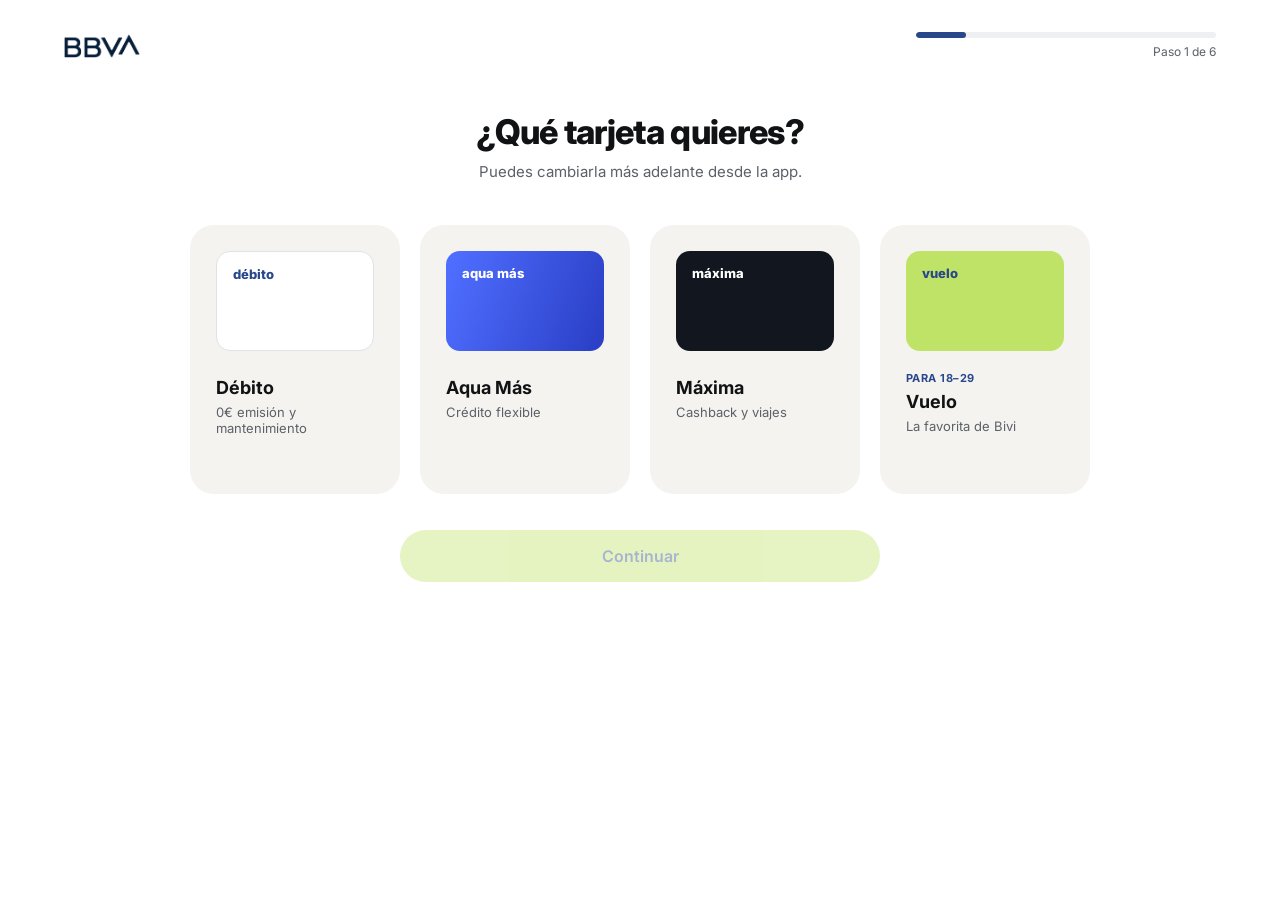
<file: abrir-cuenta-flow.html>
<!doctype html>
<html lang="es">
<head>
<meta charset="UTF-8">
<meta name="viewport" content="width=device-width, initial-scale=1">
<title>Abrir cuenta — BBVA</title>
<link rel="preconnect" href="https://fonts.googleapis.com">
<link href="https://fonts.googleapis.com/css2?family=Inter:wght@300;400;500;600;700;800&display=swap" rel="stylesheet">
<link rel="stylesheet" href="css/styles.css">
<link rel="stylesheet" href="css/wizard.css">
</head>
<body class="wizard-body">

<div class="wizard-top">
  <a href="index.html" class="logo"><img src="assets/logos/bbva-logo.png" alt="BBVA" class="logo-img"></a>
  <a href="#" class="wizard-back" id="wizardBack">← Atrás</a>
  <div class="wizard-progress">
    <div class="wizard-track"><div class="wizard-fill" id="wizardFill"></div></div>
    <div class="wizard-label" id="wizardLabel">Paso 1 de 6</div>
  </div>
</div>

<div class="wizard-stage">

  <!-- STEP 1 : tarjeta -->
  <section class="wizard-step active" data-step="1">
    <h2>¿Qué tarjeta quieres?</h2>
    <p class="sub">Puedes cambiarla más adelante desde la app.</p>
    <div class="card-tiles">
      <div class="card-tile" data-card="debito">
        <div class="swatch" style="background:#fff;border:1px solid var(--border);"><span class="name" style="color:var(--navy);">débito</span></div>
        <div class="title">Débito</div>
        <div class="desc">0€ emisión y mantenimiento</div>
        <div class="check">✓ Seleccionada</div>
      </div>
      <div class="card-tile" data-card="aquamas">
        <div class="swatch" style="background:linear-gradient(110deg,#4f6eff 4%,#2b40c7 95%);"><span class="name" style="color:#fff;">aqua más</span></div>
        <div class="title">Aqua Más</div>
        <div class="desc">Crédito flexible</div>
        <div class="check">✓ Seleccionada</div>
      </div>
      <div class="card-tile" data-card="maxima">
        <div class="swatch" style="background:#12171f;"><span class="name" style="color:#fff;">máxima</span></div>
        <div class="title">Máxima</div>
        <div class="desc">Cashback y viajes</div>
        <div class="check">✓ Seleccionada</div>
      </div>
      <div class="card-tile" data-card="vuelo">
        <div class="swatch" style="background:var(--lime);"><span class="name" style="color:var(--navy);">vuelo</span></div>
        <div class="tag">Para 18–29</div>
        <div class="title">Vuelo</div>
        <div class="desc">La favorita de Bivi</div>
        <div class="check">✓ Seleccionada</div>
      </div>
    </div>
    <div class="wizard-actions">
      <button class="btn btn-primary btn-lg btn-block btn-disabled" id="step1Continue">Continuar</button>
    </div>
  </section>

  <!-- STEP 2 : datos -->
  <section class="wizard-step" data-step="2">
    <div class="wizard-card">
      <h2 style="font-size:28px;text-align:left;">Cuéntanos quién eres</h2>
      <p class="sub" style="text-align:left;">Solo lo básico para crear tu cuenta.</p>
      <form id="formDatos" style="margin-top:28px;">
        <div class="field">
          <label>Nombre completo</label>
          <input type="text" placeholder="Ej. Marta Gómez" required>
        </div>
        <div class="field" id="birthdateField">
          <label>Fecha de nacimiento</label>
          <input type="date" id="birthdate" required>
          <p class="hint" id="birthdateHint" style="display:none;"></p>
        </div>
        <div class="field">
          <label>Email</label>
          <input type="email" placeholder="tu@email.com" required>
        </div>
        <div class="field">
          <label>Teléfono</label>
          <input type="tel" placeholder="+34" required>
        </div>
        <div class="check-row">
          <input type="checkbox" id="terms" required>
          <label for="terms">Acepto los Términos y Condiciones y he leído la Política de Privacidad de BBVA.</label>
        </div>
        <div class="check-row">
          <input type="checkbox" id="marketing">
          <label for="marketing">Quiero recibir ofertas y novedades de BBVA (opcional).</label>
        </div>
        <p class="hint">Cuenta protegida por el Fondo de Garantía de Depósitos hasta 100.000 €. Puedes desistir sin coste en los primeros 14 días. Debes ser mayor de edad.</p>
        <button type="submit" class="btn btn-primary btn-lg btn-block" style="margin-top:20px;">Continuar</button>
      </form>
    </div>
  </section>

  <!-- STEP 3 : contraseña -->
  <section class="wizard-step" data-step="3">
    <div class="wizard-card">
      <h2 style="font-size:28px;text-align:left;">Crea tu contraseña</h2>
      <p class="sub" style="text-align:left;">La usarás para entrar a la app.</p>
      <form id="formPass" style="margin-top:28px;">
        <div class="field" id="pwField">
          <label>Contraseña</label>
          <input type="password" id="pw1" placeholder="Mínimo 8 caracteres" minlength="8" required>
        </div>
        <div class="field" id="pw2Field">
          <label>Repite tu contraseña</label>
          <input type="password" id="pw2" placeholder="Vuelve a escribirla" required>
          <p class="hint" id="pwHint">Usa mayúsculas, minúsculas y números para más seguridad.</p>
        </div>
        <button type="submit" class="btn btn-primary btn-lg btn-block">Continuar</button>
      </form>
    </div>
  </section>

  <!-- STEP 4 : DNI -->
  <section class="wizard-step" data-step="4">
    <h2>Foto de tu DNI</h2>
    <p class="sub">Encuadra el anverso dentro del marco. Sin reflejos.</p>
    <div class="camera-screen">
      <div class="camera-flash" id="flashDni"></div>
      <div class="camera-frame"><div class="fake-doc"></div></div>
      <button class="shutter" id="shutterDni" aria-label="Capturar"></button>
      <div class="capture-check" id="checkDni"><div class="tick">✓</div><p>DNI capturado correctamente</p></div>
    </div>
    <div class="wizard-actions">
      <button class="btn btn-primary btn-lg btn-block btn-disabled" id="step4Continue">Continuar</button>
    </div>
  </section>

  <!-- STEP 5 : selfie -->
  <section class="wizard-step" data-step="5">
    <h2>Ahora, una selfie</h2>
    <p class="sub">Gira la cabeza lentamente y parpadea cuando te lo pidamos.</p>
    <div class="camera-screen">
      <div class="camera-flash" id="flashSelfie"></div>
      <div class="camera-frame round"></div>
      <p class="camera-hint">Centra tu rostro en el círculo</p>
      <button class="shutter" id="shutterSelfie" aria-label="Capturar"></button>
      <div class="capture-check" id="checkSelfie"><div class="tick">✓</div><p>Selfie capturada correctamente</p></div>
    </div>
    <div class="wizard-actions">
      <button class="btn btn-primary btn-lg btn-block btn-disabled" id="step5Continue">Continuar</button>
    </div>
  </section>

  <!-- STEP 6 : verificando -->
  <section class="wizard-step" data-step="6">
    <div class="verify-wrap">
      <div class="verify-ring">
        <div class="verify-avatar"><div data-bivi data-bivi-size="100"></div></div>
      </div>
      <h2 style="margin-top:36px;font-size:26px;">Verificando tu identidad...</h2>
      <p class="sub">Esto tarda unos segundos. No cierres esta ventana.</p>
    </div>
  </section>

  <!-- STEP 7 : confirmación -->
  <section class="wizard-step" data-step="7">
    <div class="wizard-card center" style="text-align:center;">
      <div class="confirm-avatar"><div data-bivi data-bivi-size="100" class="bivi-float"></div></div>
      <h2 style="font-size:28px;margin-top:24px;">¡Ya eres BBVA!</h2>
      <p class="sub">Tu cuenta ya está activa. Pide tu tarjeta física cuando quieras, o empieza a usar la virtual ahora mismo.</p>
      <div class="wizard-actions">
        <a href="descargar-app.html" class="btn btn-primary btn-lg btn-block">Descargar la app</a>
        <a href="planes.html" class="btn btn-outline btn-lg btn-block">Ver mis planes de tarjeta</a>
        <a href="index.html" class="link-underline center" style="margin-top:6px;">Ir a mi cuenta</a>
      </div>
    </div>
  </section>

</div>

<script src="js/bivi.js"></script>
<script src="js/wizard.js"></script>
</body>
</html>
</file>
<file: css/styles.css>
/* ==========================================================================
   Rebank / BBVA landing — design tokens + base system
   Extracted from Figma (Rebank Landing Page)
   ========================================================================== */

:root{
  /* colors */
  --navy:#29488b;
  --navy-deep:#1b3266;
  --ink:#111214;
  --ink-soft:#3a3f45;
  --body:#5b6169;
  --muted:#8c8f99;
  --lime:#bfe366;
  --lime-deep:#a9d94f;
  --cream:#f5f3ef;
  --mist:#eef1f3;
  --hairline:#eef0f2;
  --border:#dfe2e6;
  --border-warm:#e4e1d8;
  --footer-bg:#0c0d10;
  --footer-border:#212226;
  --footer-muted:#9a9ea5;
  --footer-text:#dcdde0;
  --success:#16a34a;
  --danger:#c83c3c;
  --star:#ff8a00;
  --white:#ffffff;

  /* type */
  --font: "Inter", -apple-system, BlinkMacSystemFont, "Segoe UI", sans-serif;

  /* radii */
  --r-pill:100px;
  --r-xl:40px;
  --r-lg:32px;
  --r-md:28px;
  --r-sm:16px;
  --r-xs:10px;

  /* shadows */
  --shadow-soft:0 20px 60px rgba(0,0,0,.08);
  --shadow-card:0 16px 40px rgba(0,0,0,.08);

  --container:1192px;
  --nav-h:106px;
}

*,*::before,*::after{ box-sizing:border-box; }
html{ scroll-behavior:auto; }
body{
  margin:0;
  font-family:var(--font);
  color:var(--ink);
  background:var(--white);
  -webkit-font-smoothing:antialiased;
  overflow-x:hidden;
}
img{ max-width:100%; display:block; }
a{ color:inherit; text-decoration:none; }
ul{ margin:0; padding:0; list-style:none; }
button{ font-family:inherit; cursor:pointer; }
input{ font-family:inherit; }

.wrap{
  max-width:var(--container);
  margin:0 auto;
  padding:0 24px;
}

/* Lenis smooth scroll helper */
html.lenis, html.lenis body{ height:auto; }
.lenis.lenis-smooth{ scroll-behavior:auto; }
.lenis.lenis-stopped{ overflow:hidden; }

/* ==========================================================================
   Typography
   ========================================================================== */
h1,h2,h3,h4,p{ margin:0; }
.eyebrow{
  font-weight:600;
  font-size:12px;
  letter-spacing:.06em;
  text-transform:uppercase;
  color:var(--navy);
}
.h-hero{
  font-weight:700;
  font-size:clamp(34px,4.5vw,52px);
  line-height:1.05;
  letter-spacing:-.03em;
  color:var(--ink);
}
.h-hero-xl{
  font-size:clamp(40px,6vw,68px);
}
.h-section{
  font-weight:700;
  font-size:clamp(28px,3.4vw,38px);
  line-height:1.12;
  letter-spacing:-.02em;
  color:var(--ink);
}
.h-card{
  font-weight:700;
  font-size:22px;
  letter-spacing:-.01em;
}
.lead{
  font-size:17px;
  line-height:1.55;
  color:var(--body);
}
.muted{ color:var(--body); }
.center{ text-align:center; }

/* ==========================================================================
   Buttons
   ========================================================================== */
.btn{
  display:inline-flex;
  align-items:center;
  justify-content:center;
  gap:8px;
  border-radius:var(--r-pill);
  font-weight:600;
  font-size:15px;
  padding:14px 26px;
  border:none;
  transition:transform .25s cubic-bezier(.22,1,.36,1), box-shadow .25s ease, background .25s ease;
  white-space:nowrap;
}
.btn:active{ transform:scale(.97); }
.btn-primary{ background:var(--lime); color:var(--navy); }
.btn-primary:hover{ background:var(--lime-deep); transform:translateY(-2px); box-shadow:0 10px 24px rgba(191,227,102,.45); }
.btn-outline{ background:var(--white); color:var(--navy); border:1.5px solid var(--navy); }
.btn-outline:hover{ background:var(--navy); color:var(--white); transform:translateY(-2px); }
.btn-ghost{ background:var(--cream); color:#000; font-weight:300; }
.btn-dark{ background:var(--ink); color:var(--white); }
.btn-lg{ padding:16px 34px; font-size:16px; }
.btn-block{ width:100%; }
.link-underline{ text-decoration:underline; font-weight:600; color:var(--navy); }

/* ==========================================================================
   Nav
   ========================================================================== */
.site-nav{
  position:sticky; top:0; z-index:100;
  height:var(--nav-h);
  background:rgba(255,255,255,.86);
  backdrop-filter:blur(10px);
  border-bottom:1px solid var(--hairline);
  display:flex; align-items:center;
  transition:box-shadow .3s ease;
}
.site-nav.is-scrolled{ box-shadow:0 8px 24px rgba(17,18,20,.06); }
.site-nav .wrap{ width:100%; display:flex; align-items:center; justify-content:space-between; }
.logo{
  font-weight:800; font-size:20px; letter-spacing:-.02em; color:var(--navy);
  display:flex; align-items:center; gap:8px;
}
.logo-img{ height:24px; width:auto; display:block; }
.footer-brand .logo-img{ height:22px; }
.nav-links{ display:flex; gap:32px; font-size:15px; font-weight:500; color:var(--ink); }
.nav-links a{ position:relative; padding:4px 0; }
.nav-links a.active{ color:var(--navy); font-weight:600; }
.nav-links a::after{
  content:""; position:absolute; left:0; bottom:-4px; width:0; height:2px; background:var(--navy);
  transition:width .25s ease;
}
.nav-links a:hover::after,.nav-links a.active::after{ width:100%; }
.nav-actions{ display:flex; align-items:center; gap:12px; }

/* Header search (lupa) */
.nav-search{ position:relative; display:flex; align-items:center; }
.nav-search-btn{
  width:38px; height:38px; border-radius:50%; border:none; background:transparent;
  display:flex; align-items:center; justify-content:center; color:var(--ink);
  transition:background .2s ease;
}
.nav-search-btn:hover{ background:var(--mist); }
.nav-search-btn svg{ width:19px; height:19px; }
.nav-search-form{
  position:absolute; right:0; top:calc(100% + 10px);
  background:var(--white); border-radius:100px; box-shadow:0 16px 40px rgba(17,18,20,.14);
  border:1px solid var(--hairline); display:flex; align-items:center; padding:6px 6px 6px 18px; gap:8px;
  width:0; opacity:0; overflow:hidden; pointer-events:none;
  transition:width .3s cubic-bezier(.22,1,.36,1), opacity .2s ease;
}
.nav-search.open .nav-search-form{ width:280px; opacity:1; pointer-events:auto; }
.nav-search-form input{ flex:1; border:none; outline:none; font-size:14px; background:transparent; min-width:0; }
.nav-search-form button{ background:var(--navy); color:#fff; border:none; border-radius:50%; width:30px; height:30px; flex-shrink:0; display:flex; align-items:center; justify-content:center; }

/* Mobile hamburger + dropdown (injected by main.js) */
.nav-burger{
  display:none; width:40px; height:40px; border-radius:12px; border:none; background:transparent;
  align-items:center; justify-content:center; flex-direction:column; gap:5px;
}
.nav-burger span{ width:20px; height:2px; background:var(--ink); border-radius:2px; transition:transform .25s ease, opacity .25s ease; }
.nav-burger.is-open span:nth-child(1){ transform:translateY(7px) rotate(45deg); }
.nav-burger.is-open span:nth-child(2){ opacity:0; }
.nav-burger.is-open span:nth-child(3){ transform:translateY(-7px) rotate(-45deg); }
.nav-mobile-panel{
  position:absolute; top:100%; left:0; right:0; background:var(--white); border-bottom:1px solid var(--hairline);
  box-shadow:0 20px 40px rgba(17,18,20,.08); padding:18px 24px 26px; display:flex; flex-direction:column; gap:4px;
  max-height:0; overflow:hidden; opacity:0; transition:max-height .35s ease, opacity .3s ease;
}
.nav-mobile-panel a{ padding:12px 4px; font-size:15px; font-weight:500; border-bottom:1px solid var(--hairline); }
.nav-mobile-panel .nav-mobile-actions{ display:flex; flex-direction:column; gap:10px; margin-top:14px; }
.site-nav.mobile-open .nav-mobile-panel{ max-height:520px; opacity:1; }

.btn-ghost-icon{ display:none; width:18px; height:18px; flex-shrink:0; }
@media (max-width:900px){
  .nav-links{ display:none; }
  .nav-burger{ display:flex; }
  .nav-actions .btn-ghost{
    width:40px; height:40px; padding:0; border-radius:50%;
    display:flex; align-items:center; justify-content:center; flex-shrink:0;
  }
  .nav-actions .btn-ghost .btn-label{ display:none; }
  .nav-actions .btn-ghost .btn-ghost-icon{ display:block; }
}
@media (min-width:901px){
  .nav-mobile-panel{ display:none; }
}

/* Cookie consent banner */
.cookie-banner{
  position:fixed; left:20px; right:20px; bottom:20px; z-index:1200;
  max-width:640px; margin:0 auto;
  background:var(--ink); color:#fff; border-radius:24px; padding:24px 28px;
  box-shadow:0 24px 60px rgba(0,0,0,.28);
  display:flex; flex-wrap:wrap; align-items:center; gap:18px;
  transform:translateY(140%); transition:transform .5s cubic-bezier(.22,1,.36,1);
}
.cookie-banner.show{ transform:translateY(0); }
.cookie-banner p{ flex:1; min-width:220px; font-size:13.5px; line-height:1.5; color:#d7d8db; margin:0; }
.cookie-banner .cookie-actions{ display:flex; gap:10px; flex-wrap:wrap; }
.cookie-banner .btn-outline{ background:transparent; border-color:#3a3d44; color:#fff; }
.cookie-banner .btn-outline:hover{ background:#1c1d22; color:#fff; }

/* Scroll-down cue */
.scroll-cue{
  display:flex; flex-direction:column; align-items:center; gap:6px;
  margin-top:48px; opacity:.55; transition:opacity .4s ease;
  font-size:11px; letter-spacing:.08em; text-transform:uppercase; color:var(--body);
}
.scroll-cue.is-hidden{ opacity:0; pointer-events:none; }
.scroll-cue .chev{
  width:22px; height:22px; border-right:2px solid var(--navy); border-bottom:2px solid var(--navy);
  transform:rotate(45deg); animation:scroll-cue-bounce 1.6s ease-in-out infinite;
}
@keyframes scroll-cue-bounce{
  0%,100%{ transform:rotate(45deg) translate(0,0); }
  50%{ transform:rotate(45deg) translate(6px,6px); }
}

/* Footer links with no real destination yet: shown as static labels, not fake buttons */
.footer-static{ display:block; font-size:15px; padding:6px 0; cursor:default !important; }
.footer-static:hover{ color:var(--footer-text) !important; }

/* Footer social icon (Instagram only) */
.footer-social{
  display:inline-flex; align-items:center; justify-content:center;
  width:38px; height:38px; border-radius:50%;
  background:#1a1b20; color:var(--footer-text);
  margin-top:4px; transition:background .2s ease, color .2s ease, transform .2s ease;
}
.footer-social:hover{ background:var(--lime); color:var(--navy); transform:translateY(-2px); }
.footer-social svg{ width:18px; height:18px; display:block; }

/* ==========================================================================
   Layout helpers
   ========================================================================== */
.section{ padding:100px 0; }
.section-tight{ padding:60px 0; }
.section-dark{ background:var(--footer-bg); color:var(--white); }
.section-navy{ background:var(--navy); color:var(--white); }
.section-cream{ background:var(--cream); }
.section-mist{ background:var(--mist); }

.hero-card{
  background:var(--cream);
  border-radius:var(--r-xl);
  padding:64px;
  position:relative;
  overflow:hidden;
}
.grid-2{ display:grid; grid-template-columns:1fr 1fr; gap:48px; align-items:center; }

/* Sticky visual: pins in place while a taller sibling column scrolls past it */
.sticky-visual{ position:sticky; top:130px; }
@media (max-width:980px){
  .sticky-visual{ position:static; }
}
.grid-3{ display:grid; grid-template-columns:repeat(3,1fr); gap:24px; }
.grid-4{ display:grid; grid-template-columns:repeat(4,1fr); gap:20px; }
@media (max-width:980px){
  .grid-2{ grid-template-columns:1fr; }
  .grid-3{ grid-template-columns:1fr; }
  .grid-4{ grid-template-columns:repeat(2,1fr); }
  .hero-card{ padding:40px 24px; }
}

/* Cards */
.card{
  background:var(--cream);
  border-radius:var(--r-md);
  padding:40px;
  color:var(--ink);
}
.card-white{ background:var(--white); box-shadow:var(--shadow-card); color:var(--ink); }
.card-navy{ background:var(--navy); color:var(--white); }
.card-dark{ background:#14151a; color:var(--white); }
.card-lime{ background:var(--lime); color:var(--navy); }
.card-num{ font-weight:800; font-size:40px; color:var(--navy); letter-spacing:-.02em; }
.card-lime .card-num{ color:var(--navy); }

.pill-tag{
  display:inline-flex; align-items:center; gap:6px;
  background:var(--white); border:1px solid var(--border);
  border-radius:var(--r-pill); padding:5px 12px; font-size:11px; font-weight:600; color:var(--navy);
}

/* Reveal-on-scroll base state (JS adds .is-visible) */
.reveal{ opacity:0; transform:translateY(36px); }
.reveal.is-visible{ animation:reveal-in .9s cubic-bezier(.22,1,.36,1) forwards; }
@keyframes reveal-in{
  to{ opacity:1; transform:translateY(0); }
}
.reveal-scale{ opacity:0; transform:scale(.92); }
.reveal-scale.is-visible{ animation:reveal-scale-in .8s cubic-bezier(.22,1,.36,1) forwards; }
@keyframes reveal-scale-in{ to{ opacity:1; transform:scale(1); } }

/* ==========================================================================
   Testimonials / FAQ / misc components shared across pages
   ========================================================================== */
.faq-item{
  background:var(--cream);
  border-radius:var(--r-sm);
  padding:24px 28px;
  cursor:pointer;
  overflow:hidden;
  color:var(--ink);
}
.faq-item + .faq-item{ margin-top:12px; }
.faq-q{ display:flex; align-items:center; justify-content:space-between; font-weight:600; font-size:16px; color:var(--ink); }
.faq-q .chevron{ transition:transform .3s ease; color:var(--body); font-size:20px; }
.faq-item.open .chevron{ transform:rotate(180deg); }
.faq-a{
  max-height:0; overflow:hidden; transition:max-height .35s ease, opacity .3s ease, margin-top .3s ease;
  opacity:0; color:var(--body); font-size:14px; line-height:1.6;
}
.faq-item.open .faq-a{ max-height:200px; opacity:1; margin-top:14px; }

.stat-track{ height:16px; background:#2a2c33; border-radius:100px; overflow:hidden; }
.stat-fill{ height:100%; background:var(--lime); border-radius:100px; transition:width 1.2s cubic-bezier(.22,1,.36,1); }

/* ==========================================================================
   Footer
   ========================================================================== */
.site-footer{
  background:var(--footer-bg);
  border-radius:var(--r-xl);
  margin:40px 24px 24px;
  padding:64px 0 0;
  color:var(--footer-text);
}
.footer-top{ display:flex; flex-wrap:wrap; gap:48px; justify-content:space-between; padding-bottom:48px; }
.footer-brand{ max-width:320px; }
.footer-brand p{ color:var(--footer-muted); font-size:14px; line-height:1.6; margin:16px 0 20px; }
.footer-col h4{ font-size:12px; letter-spacing:.04em; color:var(--footer-muted); font-weight:600; margin-bottom:16px; text-transform:uppercase; }
.footer-col a{ display:block; font-size:15px; color:var(--footer-text); padding:6px 0; transition:color .2s ease; }
.footer-col a:hover{ color:var(--lime); }
.footer-cols{ display:flex; gap:56px; flex-wrap:wrap; }
.footer-bottom{
  border-top:1px solid var(--footer-border);
  padding:24px;
  margin:0 -24px;
  display:flex; justify-content:space-between; font-size:13px; color:var(--footer-muted);
}
.rating-line{ display:flex; flex-direction:column; gap:2px; font-size:13px; }
.rating-line .stars{ color:var(--star); }

/* ==========================================================================
   Bivi mascot
   ========================================================================== */
.bivi{
  display:block; transform-origin:50% 100%;
  animation:bivi-bob 3.6s ease-in-out infinite;
  filter:drop-shadow(0 10px 16px rgba(17,18,20,.12));
}
.bivi.bivi-float{ animation:bivi-float 5s ease-in-out infinite; }

/* percentage-based transforms so the same animation scales from a 18px
   chat icon up to a 220px hero illustration without looking janky */
@keyframes bivi-bob{
  0%,100%{ transform:translateY(0) rotate(0deg); }
  50%{ transform:translateY(-6%) rotate(-2deg); }
}
@keyframes bivi-float{
  0%,100%{ transform:translateY(0) rotate(0deg); }
  50%{ transform:translateY(-9%) rotate(2.5deg); }
}

/* Floating chat widget */
.bivi-widget{ position:fixed; right:28px; bottom:28px; z-index:900; font-family:var(--font); }
.bivi-fab{
  width:64px; height:64px; border-radius:50%;
  background:var(--lime);
  display:flex; align-items:center; justify-content:center;
  box-shadow:0 12px 30px rgba(191,227,102,.5);
  border:none; position:relative;
  animation:bivi-fab-float 3.6s ease-in-out infinite;
}
@keyframes bivi-fab-float{
  0%,100%{ transform:translateY(0); }
  50%{ transform:translateY(-8px); }
}
.bivi-fab svg{ width:42px; height:42px; }
.bivi-fab .badge{
  position:absolute; top:-2px; right:-2px; width:20px; height:20px; border-radius:50%;
  background:var(--ink); color:var(--lime); font-size:11px; font-weight:700;
  display:flex; align-items:center; justify-content:center; border:2px solid var(--white);
}
.bivi-panel{
  position:absolute; bottom:80px; right:0; width:340px; max-height:460px;
  background:var(--white); border-radius:22px; box-shadow:0 30px 60px rgba(15,20,30,.25);
  display:flex; flex-direction:column; overflow:hidden;
  transform:translateY(16px) scale(.96); opacity:0; pointer-events:none;
  transition:all .3s cubic-bezier(.22,1,.36,1);
}
.bivi-widget.open .bivi-panel{ transform:translateY(0) scale(1); opacity:1; pointer-events:auto; }
.bivi-panel-head{
  background:var(--ink); color:var(--white); padding:14px 16px; display:flex; align-items:center; gap:10px;
}
.bivi-panel-head svg{ width:32px; height:32px; }
.bivi-panel-head .status{ font-size:11px; color:#8cd35b; display:flex; align-items:center; gap:5px; }
.bivi-panel-head .status::before{ content:""; width:6px; height:6px; border-radius:50%; background:#8cd35b; }
.bivi-panel-body{ flex:1; padding:14px 16px; overflow-y:auto; display:flex; flex-direction:column; gap:10px; background:#fafaf9; }
.bivi-msg{ max-width:80%; padding:10px 14px; border-radius:16px; font-size:13.5px; line-height:1.4; }
.bivi-msg.bot{ background:var(--white); border:1px solid var(--border-warm); align-self:flex-start; border-bottom-left-radius:4px; }
.bivi-msg.me{ background:var(--navy); color:var(--white); align-self:flex-end; border-bottom-right-radius:4px; }
.bivi-quick{ display:flex; flex-wrap:wrap; gap:6px; }
.bivi-quick button{
  background:var(--white); border:1px solid var(--border-warm); border-radius:100px; padding:8px 12px; font-size:12.5px; color:var(--navy);
  transition:background .2s ease;
}
.bivi-quick button:hover{ background:var(--mist); }
.bivi-panel-input{ display:flex; align-items:center; gap:8px; padding:10px; border-top:1px solid var(--hairline); }
.bivi-panel-input input{ flex:1; border:none; background:var(--mist); border-radius:100px; padding:10px 14px; font-size:13px; outline:none; }
.bivi-panel-input button{ width:34px; height:34px; border-radius:50%; background:var(--navy); color:var(--white); border:none; display:flex; align-items:center; justify-content:center; }
.bivi-close{ margin-left:auto; background:none; border:none; color:var(--footer-muted); font-size:18px; }
@media (max-width:520px){
  .bivi-panel{ width:calc(100vw - 40px); right:-8px; }
}

/* ==========================================================================
   Parallax utility
   ========================================================================== */
[data-parallax]{ will-change:transform; }
[data-speed]{ will-change:transform; }

/* Progress dots for horizontal cursor drift effect */
.marquee-row{ display:flex; gap:24px; }

/* Utility */
.text-navy{ color:var(--navy); }
.text-white{ color:var(--white); }
.bg-lime{ background:var(--lime); }
.mt-0{ margin-top:0; }

/* ==========================================================================
   Mobile responsiveness pass
   ========================================================================== */
@media (max-width:640px){
  .wrap{ padding:0 16px; }
  .section{ padding:56px 0; }
  .section-tight{ padding:40px 0; }
  .hero-card{ padding:28px 18px; border-radius:26px; }
  .h-hero, .h-hero-xl{ font-size:clamp(30px,8vw,40px); }
  .h-section{ font-size:clamp(24px,6vw,30px); }
  .site-footer{ margin:24px 12px 12px; padding:40px 0 0; border-radius:24px; }
  .footer-top{ gap:32px; }
  .footer-cols{ gap:32px; }
  .footer-bottom{ flex-direction:column; gap:8px; text-align:center; }
  .login-card{ grid-template-columns:1fr !important; padding:20px !important; }
  .login-brand-panel{ min-height:auto !important; padding:28px !important; }
  .login-bivi-circle{ width:180px !important; height:180px !important; }
  .bivi-hero-circle{ width:150px !important; height:150px !important; }
  .wizard-top{ padding:20px 18px; flex-wrap:wrap; gap:12px; }
  .wizard-progress{ width:100%; align-items:stretch; }
  .card-tiles{ grid-template-columns:1fr !important; }
  .cookie-banner{ left:12px; right:12px; bottom:12px; padding:20px; }
  .nav-search-form{ width:0; }
  .nav-search.open .nav-search-form{ width:calc(100vw - 48px); right:-8px; }
}

/* ==========================================================================
   Video feed (estilo TikTok) — Inicio
   ========================================================================== */
.video-feed{
  position:relative;
  max-width:400px;
  margin:0 auto;
  height:700px;
  max-height:78vh;
  border-radius:28px;
  overflow-y:scroll;
  overflow-x:hidden;
  scroll-snap-type:y mandatory;
  scroll-behavior:smooth;
  -webkit-overflow-scrolling:touch;
  background:#0c0d10;
  box-shadow:var(--shadow-soft);
}
.video-feed::-webkit-scrollbar{ display:none; }
.video-slide{
  position:relative;
  height:100%;
  width:100%;
  scroll-snap-align:start;
  scroll-snap-stop:always;
  display:flex;
  align-items:flex-end;
  overflow:hidden;
}
.video-el{ position:absolute; inset:0; width:100%; height:100%; object-fit:cover; }
/* Blurred colour blobs behind each thumbnail — reads as an out-of-focus photo/video frame instead of a flat gradient */
.video-blob{ position:absolute; z-index:0; border-radius:50%; filter:blur(70px); opacity:.8; pointer-events:none; }
/* Subtle grain texture over the thumbnail so it reads as a photographic frame, not a flat gradient */
.video-slide::before{
  content:'';
  position:absolute; inset:0; z-index:1; pointer-events:none;
  background-image:url("data:image/svg+xml,%3Csvg xmlns='http://www.w3.org/2000/svg' width='140' height='140'%3E%3Cfilter id='n'%3E%3CfeTurbulence type='fractalNoise' baseFrequency='0.85' numOctaves='2' stitchTiles='stitch'/%3E%3C/filter%3E%3Crect width='100%25' height='100%25' filter='url(%23n)'/%3E%3C/svg%3E");
  opacity:.12;
  mix-blend-mode:overlay;
}
.video-overlay{
  position:relative; z-index:2; width:100%;
  display:flex; align-items:flex-end; justify-content:space-between; gap:14px;
  padding:28px 22px; color:#fff;
  background:linear-gradient(180deg,rgba(0,0,0,0) 42%, rgba(0,0,0,.8) 100%);
}
.video-info{ max-width:66%; }
.video-info h4{ font-size:17px; font-weight:700; margin-top:8px; line-height:1.28; }
.video-info p{ font-size:13px; opacity:.85; margin-top:6px; line-height:1.4; }
.video-actions{ display:flex; flex-direction:column; align-items:center; gap:20px; flex-shrink:0; }
.video-action{
  background:none; border:none; color:#fff; display:flex; flex-direction:column; align-items:center; gap:4px;
  font-size:11px; font-weight:600; transition:transform .2s ease;
}
.video-action:active{ transform:scale(.86); }
.video-action svg{ width:24px; height:24px; }
.video-action.liked{ color:var(--star); }
.video-action.liked svg{ fill:var(--star); stroke:var(--star); }
.video-progress{
  position:absolute; right:14px; top:50%; transform:translateY(-50%);
  display:flex; flex-direction:column; gap:8px; z-index:3;
}
.video-progress .dot{ width:6px; height:6px; border-radius:50%; background:rgba(255,255,255,.35); transition:all .3s cubic-bezier(.22,1,.36,1); cursor:pointer; }
.video-progress .dot.active{ background:var(--lime); height:22px; border-radius:4px; }
@media (max-width:520px){
  .video-feed{ max-width:calc(100% - 32px); margin:0 auto; border-radius:20px; height:62vh; max-height:520px; }
}

/* Video thumbnail placeholder (play button over a static frame, until real clips are wired in) */
.video-thumb{ position:absolute; inset:0; z-index:2; display:flex; align-items:center; justify-content:center; }
.video-play-btn{
  width:64px; height:64px; border-radius:50%;
  background:rgba(255,255,255,.2); backdrop-filter:blur(6px);
  border:1.5px solid rgba(255,255,255,.55);
  display:flex; align-items:center; justify-content:center; color:#fff;
  transition:transform .25s ease, background .25s ease;
}
.video-slide:hover .video-play-btn{ transform:scale(1.06); background:rgba(255,255,255,.3); }
.video-play-btn svg{ width:24px; height:24px; margin-left:3px; }
</file>
<file: css/wizard.css>
/* Signup wizard — Abrir cuenta flow */
body.wizard-body{ background:var(--white); min-height:100vh; }
.wizard-top{
  display:flex; align-items:center; justify-content:space-between;
  padding:32px 64px; position:relative;
}
.wizard-back{ font-size:14px; color:var(--body); display:flex; align-items:center; gap:6px; cursor:pointer; }
.wizard-back:hover{ color:var(--navy); }
.wizard-progress{ display:flex; flex-direction:column; align-items:flex-end; gap:6px; width:300px; }
.wizard-track{ width:100%; height:6px; border-radius:100px; background:var(--hairline); overflow:hidden; }
.wizard-fill{ height:100%; background:var(--navy); border-radius:100px; width:0%; transition:width .6s cubic-bezier(.22,1,.36,1); }
.wizard-label{ font-size:12px; color:var(--body); }

.wizard-stage{ position:relative; min-height:640px; padding:20px 24px 80px; }
.wizard-step{
  display:none;
  max-width:900px; margin:0 auto; text-align:center;
}
.wizard-step.active{ display:block; animation:wizard-in .55s cubic-bezier(.22,1,.36,1); }
@keyframes wizard-in{ from{ opacity:0; transform:translateY(26px) scale(.98);} to{ opacity:1; transform:translateY(0) scale(1);} }

.wizard-step h2{ font-size:34px; font-weight:800; letter-spacing:-.02em; }
.wizard-step .sub{ color:var(--body); font-size:15px; margin-top:10px; }

.card-tiles{ display:grid; grid-template-columns:repeat(4,1fr); gap:20px; margin-top:44px; text-align:left; }
.card-tile{
  background:var(--cream); border-radius:24px; padding:24px; cursor:pointer; border:2.5px solid transparent;
  transition:all .25s cubic-bezier(.22,1,.36,1); display:flex; flex-direction:column;
}
.card-tile:hover{ transform:translateY(-6px); box-shadow:0 16px 30px rgba(17,18,20,.08); }
.card-tile.selected{ border-color:var(--navy); background:#fff; box-shadow:0 16px 30px rgba(41,72,139,.14); }
.card-tile .swatch{ height:100px; border-radius:14px; margin-bottom:20px; position:relative; overflow:hidden; }
.card-tile .swatch .name{ position:absolute; top:14px; left:16px; font-weight:800; font-size:13px; }
.card-tile .tag{ font-size:11px; font-weight:700; letter-spacing:.04em; color:var(--navy); text-transform:uppercase; }
.card-tile .title{ font-weight:700; font-size:18px; margin-top:6px; }
.card-tile .desc{ font-size:13px; color:var(--body); margin-top:6px; }
.card-tile .check{
  margin-top:auto; padding-top:16px; font-size:13px; font-weight:700; color:var(--navy); opacity:0; transition:opacity .2s ease;
}
.card-tile.selected .check{ opacity:1; }

@media (max-width:900px){ .card-tiles{ grid-template-columns:repeat(2,1fr);} }

.wizard-card{
  background:var(--white); border:1px solid var(--hairline); border-radius:28px;
  box-shadow:0 20px 50px rgba(17,18,20,.06);
  max-width:560px; margin:44px auto 0; padding:40px; text-align:left;
}
.field{ margin-bottom:24px; }
.field label{ display:block; font-size:14px; font-weight:600; margin-bottom:8px; }
.field input{
  width:100%; padding:15px 18px; border-radius:14px; border:1.5px solid var(--border); font-size:15px; outline:none;
  transition:border-color .2s ease, box-shadow .2s ease;
}
.field input:focus{ border-color:var(--navy); box-shadow:0 0 0 4px rgba(41,72,139,.1); }
.field .hint{ font-size:12.5px; color:var(--body); margin-top:6px; }
.field.invalid input{ border-color:var(--danger); }
.field.invalid .hint{ color:var(--danger); }

.check-row{ display:flex; align-items:flex-start; gap:12px; margin-bottom:16px; font-size:13.5px; }
.check-row input{ margin-top:3px; width:18px; height:18px; accent-color:var(--navy); }

.camera-screen{
  background:#14171c; border-radius:24px; padding:32px; color:#fff; max-width:480px; margin:36px auto 0; min-height:380px;
  display:flex; flex-direction:column; align-items:center; justify-content:center; position:relative; overflow:hidden;
}
.camera-frame{ border:3px dashed var(--lime); border-radius:16px; width:300px; height:180px; display:flex; align-items:center; justify-content:center; }
.camera-frame.round{ border-radius:50%; width:220px; height:220px; border-style:solid; }
.camera-frame .fake-doc{ width:220px; height:120px; background:#383d4d; border-radius:8px; }
.camera-hint{ font-size:12.5px; color:#bfc7db; margin-top:20px; }
.shutter{
  width:64px; height:64px; border-radius:50%; background:#fff; margin-top:26px; border:none; cursor:pointer;
  transition:transform .15s ease;
}
.shutter:active{ transform:scale(.9); }
.camera-flash{ position:absolute; inset:0; background:#fff; opacity:0; pointer-events:none; }
.camera-flash.flash{ animation:flash .4s ease; }
@keyframes flash{ 0%{opacity:0;} 30%{opacity:.9;} 100%{opacity:0;} }
.capture-check{
  position:absolute; inset:0; background:rgba(17,18,20,.85); display:flex; flex-direction:column; align-items:center; justify-content:center; gap:14px;
  opacity:0; pointer-events:none; transition:opacity .3s ease;
}
.capture-check.show{ opacity:1; pointer-events:auto; }
.capture-check .tick{ width:64px;height:64px;border-radius:50%; background:var(--lime); color:var(--navy); display:flex; align-items:center; justify-content:center; font-size:30px; font-weight:700; }

.verify-wrap{ display:flex; flex-direction:column; align-items:center; margin-top:60px; }
.verify-ring{ width:220px; height:220px; border-radius:50%; position:relative; display:flex; align-items:center; justify-content:center; }
.verify-ring::before, .verify-ring::after{
  content:""; position:absolute; inset:0; border-radius:50%; border:4px solid var(--lime); opacity:.5;
  animation:verify-pulse 2.2s ease-out infinite;
}
.verify-ring::after{ animation-delay:1.1s; }
@keyframes verify-pulse{ 0%{ transform:scale(.7); opacity:.6;} 100%{ transform:scale(1.35); opacity:0;} }
.verify-avatar{ width:150px; height:150px; border-radius:50%; background:var(--lime); display:flex; align-items:center; justify-content:center; z-index:2; }

.confirm-avatar{ width:150px; height:150px; border-radius:50%; background:var(--lime); display:flex; align-items:center; justify-content:center; margin:20px auto 0; }

.wizard-actions{ max-width:480px; margin:36px auto 0; display:flex; flex-direction:column; gap:14px; }
.wizard-actions.tiles-actions{ max-width:none; }
.btn-disabled{ opacity:.4; pointer-events:none; }
</file>
